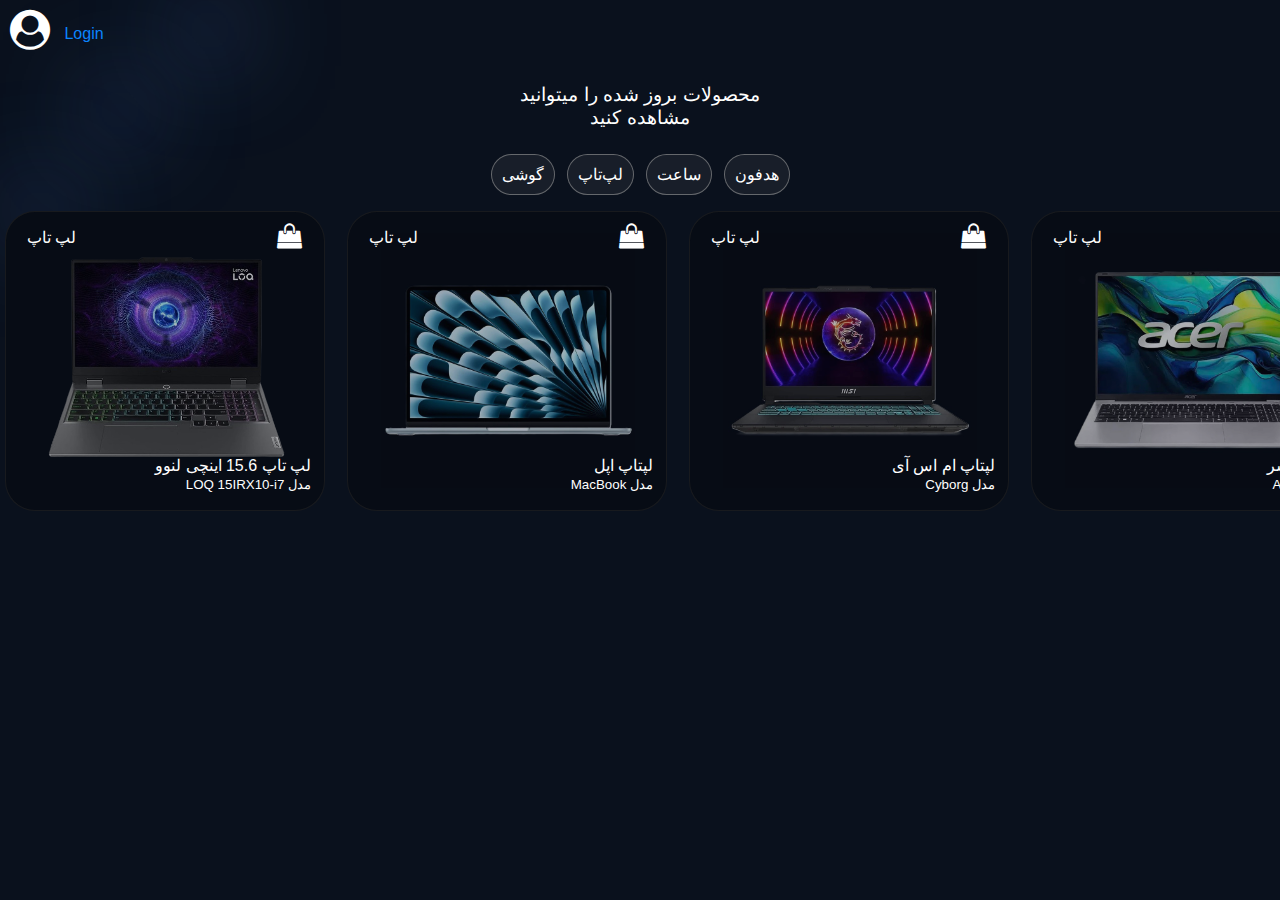
<file: electronic.html>
<!DOCTYPE html>
<html lang="en">
  <head>
    <meta charset="UTF-8" />
    <meta name="viewport" content="width=device-width, initial-scale=1.0" />
    <title>Mahsolat</title>
    <link
      rel="stylesheet"
      href="https://cdnjs.cloudflare.com/ajax/libs/font-awesome/4.7.0/css/font-awesome.min.css"
    />
    <link rel="stylesheet" href="./CSS/electronic.css" />
  </head>
  <body>
    <div class="user">
      <i class="fa fa-user-circle"></i>
      <a href="./LOGIN.html">
        <p class="user-name">Login</p>
      </a>
      <p class="matn">محصولات بروز شده را میتوانید <br />مشاهده کنید</p>
    </div>
    <section class="categories">
      <a href="#mobile">
        <div class="cat">گوشی</div>
      </a>
      <a href="#Laptap">
        <div class="cat">لپ‌تاپ</div>
      </a>
      <a href="#saat">
        <div class="cat">ساعت</div>
      </a>
      <a href="#hedset">
        <div class="cat">هدفون</div>
      </a>
    </section>
    <div class="data-poster">
      <section class="poster">
        <div class="poster-list">
          <a href="">
            <div class="product-card">
              <p class="brand-moodel">لپ تاپ</p>
              <span class="sabad"><i class="fa fa-shopping-bag"></i></span>
              <div class="img-poster">
                <img src="./img/lenovo-kard.png" alt="" />
              </div>
              <p class="model">
                لپ تاپ 15.6 اينچى لنوو <br /><span>LOQ 15IRX10-i7 مدل</span>
              </p>
            </div>
          </a>
          <a href="">
            <div class="product-card">
              <p class="brand-moodel">لپ تاپ</p>
              <span class="sabad"><i class="fa fa-shopping-bag"></i></span>
              <div class="img-poster">
                <img src="./img/back/Laptap1.jpg" alt="" />
              </div>
              <p class="model">لپتاپ اپل<br /><span> MacBook مدل </span></p>
            </div>
          </a>
          <a href="">
            <div class="product-card">
              <p class="brand-moodel">لپ تاپ</p>
              <span class="sabad"><i class="fa fa-shopping-bag"></i></span>
              <div class="img-poster">
                <img src="./img/back/Laptap2.jpg" alt="" />
              </div>
              <p class="model">لپتاپ ام اس آى<br /><span> Cyborg مدل </span></p>
            </div>
          </a>
          <a href="">
            <div class="product-card">
              <p class="brand-moodel">لپ تاپ</p>
              <span class="sabad"><i class="fa fa-shopping-bag"></i></span>
              <div class="img-poster">
                <img src="./img/back/Laptap3.jpg" alt="" />
              </div>
              <p class="model">لپتاپ ايسر<br /><span> Aspire مدل </span></p>
            </div>
          </a>
          <a href="">
            <div class="product-card">
              <p class="brand-moodel">ساعت</p>
              <span class="sabad"><i class="fa fa-shopping-bag"></i></span>
              <div class="img-poster">
                <img src="./img/back/2.1.jpg" alt="" />
              </div>
              <p class="model">ساعت هوشمند<br /><span> VS1 مدل </span></p>
            </div>
          </a>
          <a href="">
            <div class="product-card">
              <p class="brand-moodel">ساعت</p>
              <span class="sabad"><i class="fa fa-shopping-bag"></i></span>
              <div class="img-poster">
                <img src="./img/back/saat3.jpg" alt="" />
              </div>
              <p class="model">ساعت هوشمند<br /><span> VS1 مدل </span></p>
            </div>
          </a>
          <a href="">
            <div class="product-card">
              <p class="brand-moodel">ساعت</p>
              <span class="sabad"><i class="fa fa-shopping-bag"></i></span>
              <div class="img-poster">
                <img src="./img/back/saat1.jpg" alt="" />
              </div>
              <p class="model">ساعت هوشمند<br /><span> VS1 مدل </span></p>
            </div>
          </a>
          <a href="">
            <div class="product-card">
              <p class="brand-moodel">ساعت</p>
              <span class="sabad"><i class="fa fa-shopping-bag"></i></span>
              <div class="img-poster">
                <img src="./img/back/saat2.jpg" alt="" />
              </div>
              <p class="model">ساعت هوشمند<br /><span> VS1 مدل </span></p>
            </div>
          </a>
          <a href="">
            <div class="product-card">
              <p class="brand-moodel">ساعت</p>
              <span class="sabad"><i class="fa fa-shopping-bag"></i></span>
              <div class="img-poster">
                <img src="./img/back/saat4.jpg" alt="" />
              </div>
              <p class="model">ساعت هوشمند<br /><span> VS1 مدل </span></p>
            </div>
          </a>
          <a href="">
            <div class="product-card">
              <p class="brand-moodel">ساعت</p>
              <span class="sabad"><i class="fa fa-shopping-bag"></i></span>
              <div class="img-poster">
                <img src="./img/back/saat5.jpg" alt="" />
              </div>
              <p class="model">ساعت هوشمند<br /><span> VS1 مدل </span></p>
            </div>
          </a>
          <!-- hedset -->
          <a href="">
            <div class="product-card">
              <p class="brand-moodel">هدفون</p>
              <span class="sabad"><i class="fa fa-shopping-bag"></i></span>
              <div class="img-poster">
                <img src="./img/back/Hedset1.jpg" alt="" />
              </div>
              <p class="model">
                هدست بلوتوثى<br /><span> QuietComfort مدل </span>
              </p>
            </div>
          </a>
          <a href="">
            <div class="product-card">
              <p class="brand-moodel">هدفون</p>
              <span class="sabad"><i class="fa fa-shopping-bag"></i></span>
              <div class="img-poster">
                <img src="./img/back/Hedset2.jpg" alt="" />
              </div>
              <p class="model">هدست بى سيم<br /><span> EARTIP مدل </span></p>
            </div>
          </a>
          <a href="">
            <div class="product-card">
              <p class="brand-moodel">هدفون</p>
              <span class="sabad"><i class="fa fa-shopping-bag"></i></span>
              <div class="img-poster">
                <img src="./img/back/Hedset3.jpg" alt="" />
              </div>
              <p class="model">هدست بلوتوثی<br /><span> Airfly مدل </span></p>
            </div>
          </a>
          <a href="">
            <div class="product-card">
              <p class="brand-moodel">هدفون</p>
              <span class="sabad"><i class="fa fa-shopping-bag"></i></span>
              <div class="img-poster">
                <img src="./img/back/Hedset4.jpg" alt="" />
              </div>
              <p class="model">هدست اوى<br /><span> MAH مدل </span></p>
            </div>
          </a>
          <a href="">
            <div class="product-card">
              <p class="brand-moodel">هدفون</p>
              <span class="sabad"><i class="fa fa-shopping-bag"></i></span>
              <div class="img-poster">
                <img src="./img/back/H.jpg" alt="" />
              </div>
              <p class="model">هدست بلوتوثى اوى<br /><span> AT7 مدل </span></p>
            </div>
          </a>
          <!-- mobile -->
          <a href="">
            <div class="product-card">
              <p class="brand-moodel">موبایل</p>
              <span class="sabad"><i class="fa fa-shopping-bag"></i></span>
              <div class="img-poster">
                <img src="./img/back/mobile6.jpg" alt="" />
              </div>
              <p class="model">iPhone 17 CH</p>
            </div>
          </a>
          <a href="">
            <div class="product-card">
              <p class="brand-moodel">موبایل</p>
              <span class="sabad"><i class="fa fa-shopping-bag"></i></span>
              <div class="img-poster">
                <img src="./img/back/mobile2.jpg" alt="" />
              </div>
              <p class="model">iPhone 17 Pro Max</p>
            </div>
          </a>
          <a href="">
            <div class="product-card">
              <p class="brand-moodel">موبایل</p>
              <span class="sabad"><i class="fa fa-shopping-bag"></i></span>
              <div class="img-poster">
                <img src="./img/back/mobile5.jpg" alt="" />
              </div>
              <p class="model">Galaxy A55</p>
            </div>
          </a>
          <a href="">
            <div class="product-card">
              <p class="brand-moodel">موبایل</p>
              <span class="sabad"><i class="fa fa-shopping-bag"></i></span>
              <div class="img-poster">
                <img src="./img/back/mobile4.jpg" alt="" />
              </div>
              <p class="model">Galaxy A17 4G</p>
            </div>
          </a>
          <a href="">
            <div class="product-card">
              <p class="brand-moodel">موبایل</p>
              <span class="sabad"><i class="fa fa-shopping-bag"></i></span>
              <div class="img-poster">
                <img src="./img/back/mobile1.jpg" alt="" />
              </div>
              <p class="model">CMFphon 1</p>
            </div>
          </a>
          <a href="">
            <div class="product-card">
              <p class="brand-moodel">موبایل</p>
              <span class="sabad"><i class="fa fa-shopping-bag"></i></span>
              <div class="img-poster">
                <img src="./img/back/mobile3.jpg" alt="" />
              </div>
              <p class="model">bond Il Lite داریا</p>
            </div>
          </a>
        </div>
      </section>
    </div>
  </body>
</html>
</file>
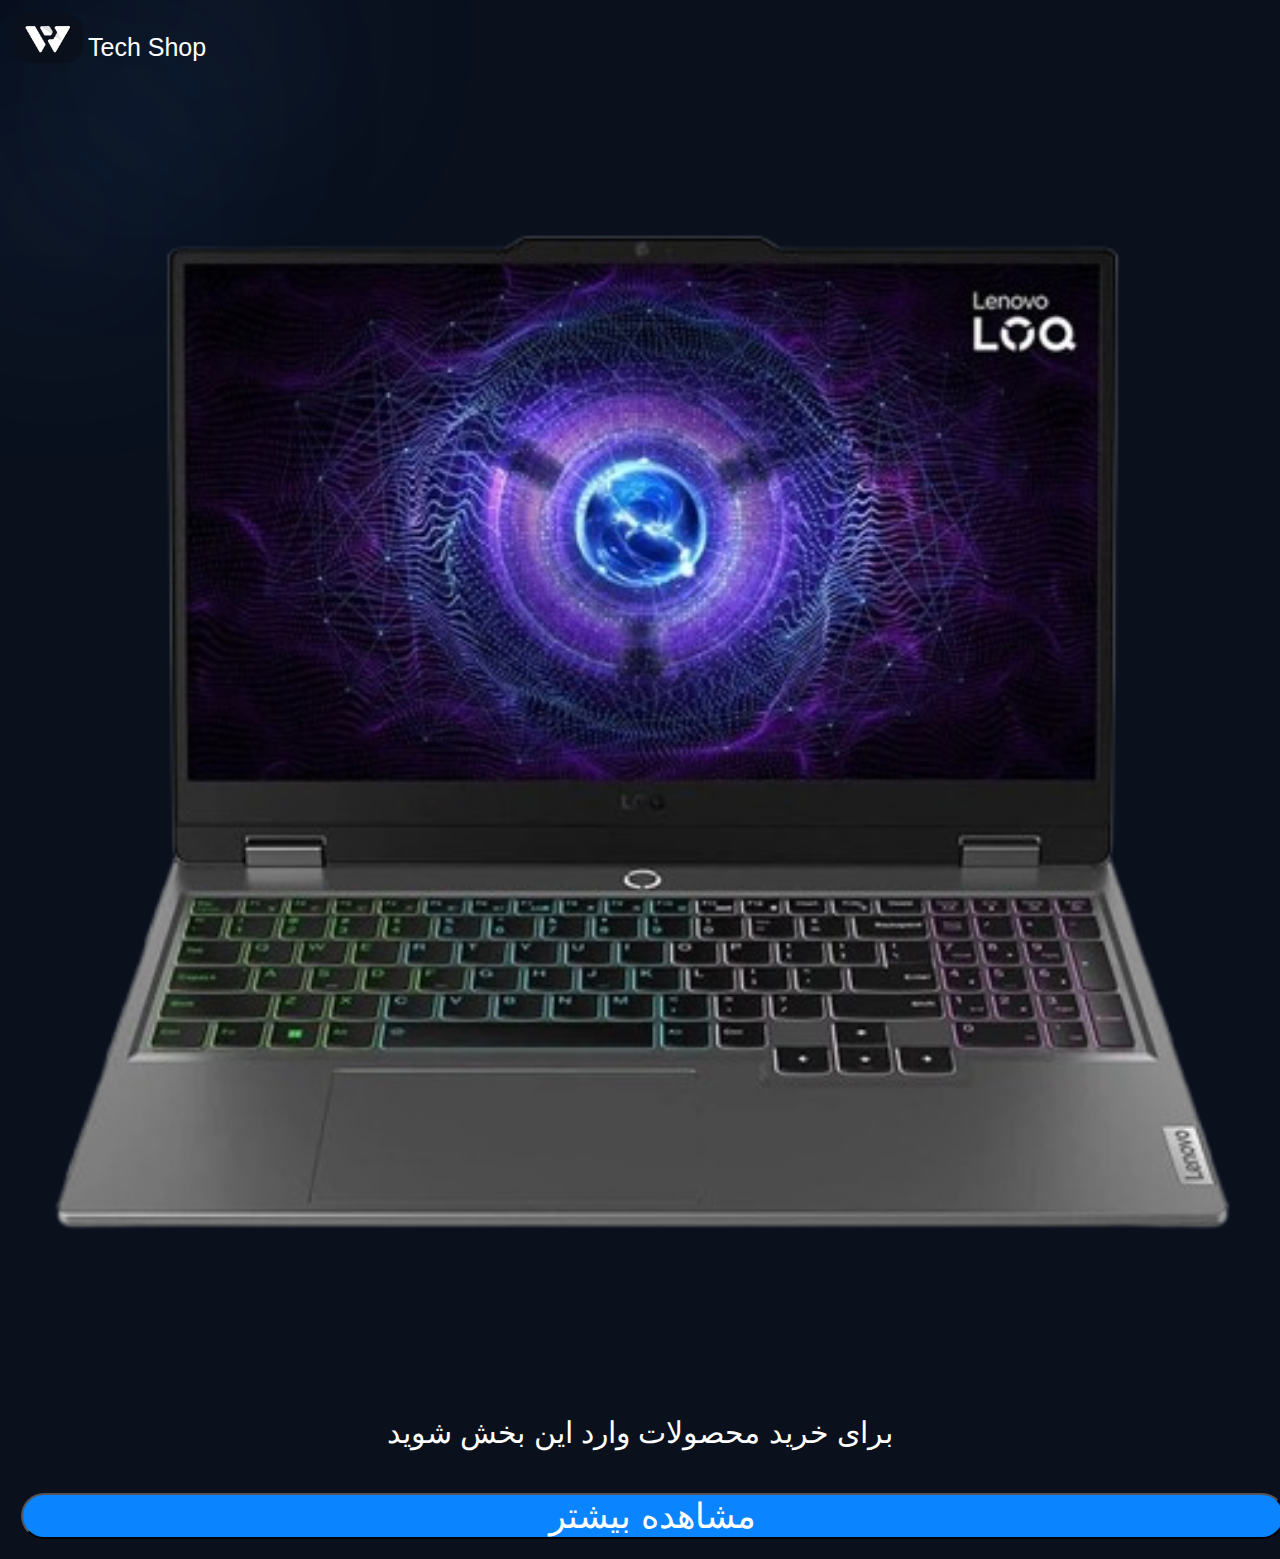
<file: product.html>
<!DOCTYPE html>
<html lang="en">
  <head>
    <meta charset="UTF-8" />
    <meta name="viewport" content="width=device-width, initial-scale=1.0" />
    <title>product-Lenovo</title>
    <link rel="stylesheet" href="./CSS/product.css" />
  </head>
  <body>
    <div class="navbar">
      <img src="./img/webler.png" alt="" />
      <p class="tech-shop">Tech Shop</p>
    </div>
    <div class="img-product">
      <img src="./img/lenovo-kard.png" alt="" />
    </div>
    <p class="matn">
        برای خرید محصولات وارد این بخش شوید
    </p>
    <form  action="./electronic.html">
        <input class="link" type="submit" value="مشاهده بیشتر">
    </form>
  </body>
</html>
</file>
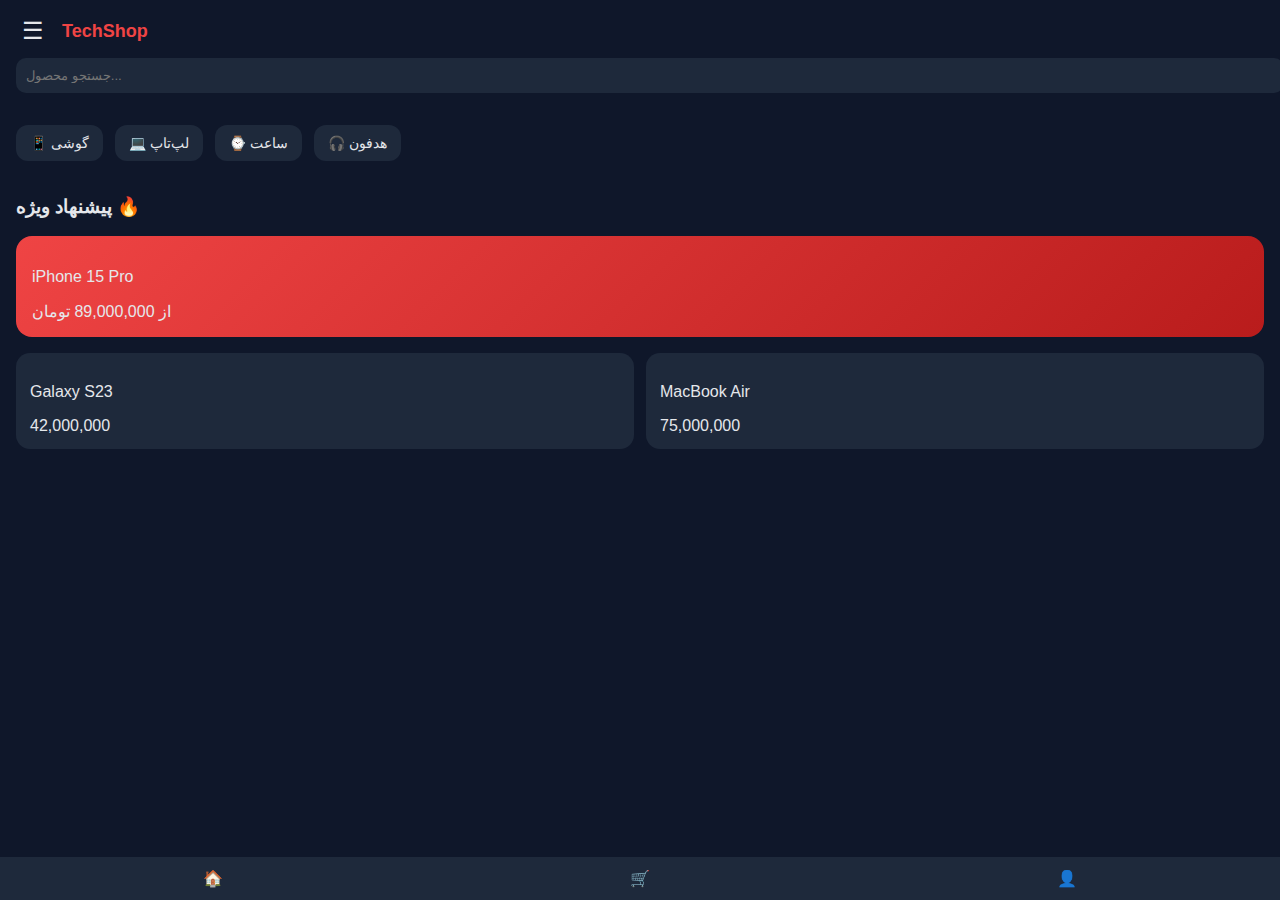
<file: ux/chat.html>
<!DOCTYPE html>
<html lang="en">
<head>
    <meta charset="UTF-8">
    <meta name="viewport" content="width=device-width, initial-scale=1.0">
    <title>Document</title>
    <link rel="stylesheet" href="./cha.css">
</head>
<body>
  <!-- HEADER -->
  <header class="header">
    <div class="top-bar">
      <button class="menu-btn">☰</button>
      <span class="logo">TechShop</span>
    </div>

    <div class="search-box">
      <input type="text" placeholder="جستجو محصول..." />
    </div>
  </header>

  <!-- CATEGORIES -->
  <section class="categories">
    <div class="cat">📱 گوشی</div>
    <div class="cat">💻 لپ‌تاپ</div>
    <div class="cat">⌚ ساعت</div>
    <div class="cat">🎧 هدفون</div>
  </section>

  <!-- FEATURED -->
  <section class="featured">
    <h3>پیشنهاد ویژه 🔥</h3>
    <div class="featured-card">
      <p>iPhone 15 Pro</p>
      <span>از 89,000,000 تومان</span>
    </div>
  </section>

  <!-- PRODUCTS -->
  <section class="products">
    <div class="product-card">
      <p>Galaxy S23</p>
      <span>42,000,000</span>
    </div>

    <div class="product-card">
      <p>MacBook Air</p>
      <span>75,000,000</span>
    </div>
  </section>

  <!-- BOTTOM NAV -->
  <nav class="bottom-nav">
    <span>🏠</span>
    <span>🛒</span>
    <span>👤</span>
  </nav>
  
</body>
</html>
</file>
<file: CSS/electronic.css>
body {
  background-color: #0a111d;
  margin: 0;
  padding: 0;
}
* {
  box-sizing: border-box;
  font-family: "Segoe UI", Tahoma, sans-serif;
}
.user i {
  color: white;
  font-size: 40px;
  margin: 10px;
  box-shadow: 90px 80px 100px #3f67ae, 10px 180px 100px #3f67ae,
    180px 0 100px #3f67ae;
}
a {
  text-decoration: none;
  color: white;
}
.user-name {
  display: inline-block;
  text-align: center;
  position: relative;
  bottom: 5px;
  color: #0a84ff;
}
.matn {
  color: white;
  text-align: center;
  font-size: larger;
}
.categories {
  display: flex;
  gap: 12px;
  overflow-x: auto;
  padding: 6px;
  justify-content: center;
}
.categories a {
  background-color: #99999919;
  border: 1px solid #9999;
  padding: 10px;
  border-radius: 30px;
  border-style: solid;
  color: white;
}
.data-poster {
  width: 100%;
}
.product-card {
  background-color: #070c15;
  border: 1px solid #24242499;
  margin: 10px 5px;
  height: 300px;
  border-radius: 30px;
  width: 320px;
}
.img-poster img {
  width: 100%;
  position: relative;
  bottom: 30px;
  left: 10px;
  z-index: 1;
  opacity: 70%;
}
.img-poster {
  width: 80%;
  height: 170px;
  position: relative;
  left: 23px;
}
.brand-moodel {
  margin: 10px 15px;
  display: inline-block;
  padding: 6px;
  border-radius: 10px;
  position: relative;
  z-index: 3;
}
.sabad {
  position: relative;
  left: 175px;
  top: 2px;
  font-size: 25px;
  z-index: 2;
}
.model {
  margin: 3px;
  position: relative;
  top: 20px;
  right: 10px;
  text-align: right;
  z-index: 2;
}
.model span {
  font-size: smaller;
}
.poster-list {
  display: flex;
  gap: 12px;
  overflow-x: auto;
  scroll-snap-type: x mandatory;
  scroll-behavior: smooth;
}
</file>
<file: CSS/product.css>
body {
  background-color: #0a111d;
}
* {
  box-sizing: border-box;
  font-family: "Segoe UI", Tahoma, sans-serif;
}
.navbar {
  display: inline-block;
}
.navbar img {
  width: 70px;
  border-radius: 30%;
  margin: 5px 5px;
  box-shadow: 90px 80px 200px #3f67ae, 10px 180px 200px #3f67ae,
    180px 0 200px #3f67ae;
  float: left;
}
.tech-shop {
  display: inline-block;
  font-size: 25px;
  color: white;
}
.img-product {
  margin-top: 30px;
}
.img-product img {
  width: 100%;
  padding: 0;
  margin: 0;
}
.matn {
  color: white;
  font-size: 30px;
  text-align: center;
}
.link {
  background-color: #0a84ff;
  width: 100%;
  font-size: 35px;
  border-radius: 30px;
  margin: 1%;
  color: white;
}
/* @media (min-width: 768px) {
  .navbar {
    display: none;
  }
  .img-product {
    display: none;
  }
  .tech-shop {
    display: none;
  }
  .link{
    display: none;
  }
  .matn{
    display: none;
  }
  
} */
</file>
<file: ux/cha.css>
:root {
  --bg-main: #0f172a;
  --bg-card: #1e293b;
  --text-main: #e5e7eb;
  --text-muted: #9ca3af;
  --accent: #ef4444;
}
body {
  background: var(--bg-main);
  color: var(--text-main);
  margin: 0;
  font-family: sans-serif;
}

/* HEADER */
.header {
  padding: 16px;
  background: var(--bg-main);
}

.top-bar {
  display: flex;
  align-items: center;
  gap: 12px;
}

.logo {
  color: var(--accent);
  font-weight: bold;
  font-size: 18px;
}

.menu-btn {
  background: none;
  border: none;
  color: var(--text-main);
  font-size: 24px;
}

.search-box input {
  margin-top: 12px;
  width: 100%;
  padding: 10px;
  border-radius: 10px;
  border: none;
  background: var(--bg-card);
  color: var(--text-main);
}

/* CATEGORIES */
.categories {
  display: flex;
  gap: 12px;
  overflow-x: auto;
  padding: 16px;
}

.cat {
  background: var(--bg-card);
  padding: 10px 14px;
  border-radius: 12px;
  white-space: nowrap;
  font-size: 14px;
}

/* FEATURED */
.featured {
  padding: 0 16px;
}

.featured-card {
  background: linear-gradient(135deg, var(--accent), #b91c1c);
  padding: 16px;
  border-radius: 16px;
  margin-top: 10px;
}

/* PRODUCTS */
.products {
  display: grid;
  grid-template-columns: repeat(2, 1fr);
  gap: 12px;
  padding: 16px;
}

.product-card {
  background: var(--bg-card);
  padding: 14px;
  border-radius: 14px;
}

/* BOTTOM NAV */
.bottom-nav {
  position: fixed;
  bottom: 0;
  left: 0;
  right: 0;
  background: var(--bg-card);
  display: flex;
  justify-content: space-around;
  padding: 12px 0;
}
</file>
